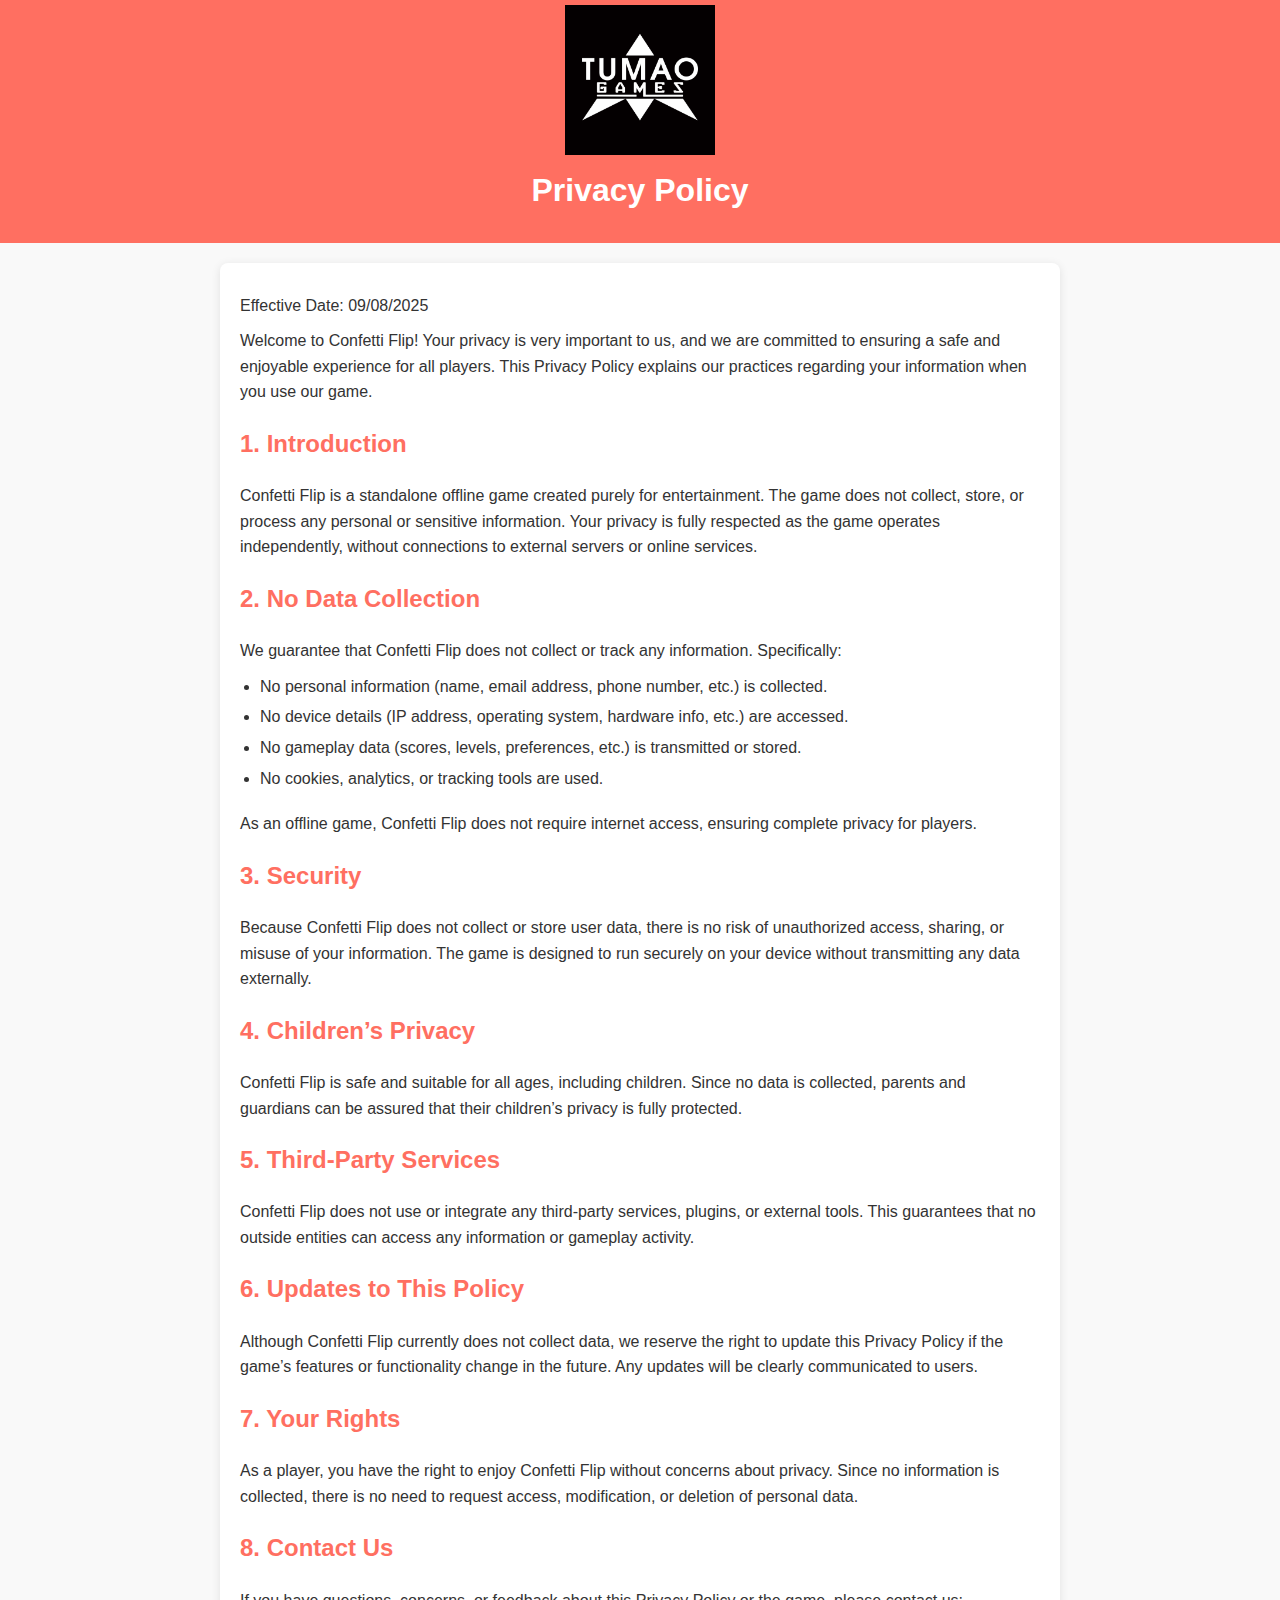
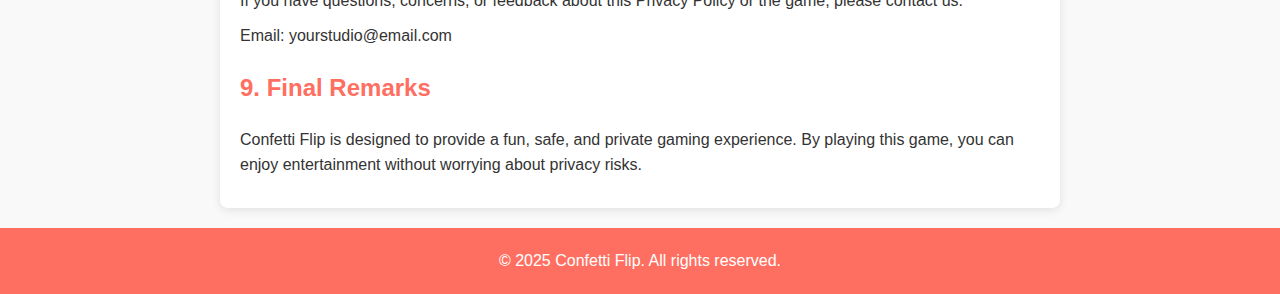
<file: confetti-flip-privacy.html>
<!DOCTYPE html>
<html lang="en">
<head>
    <meta charset="UTF-8">
    <meta name="viewport" content="width=device-width, initial-scale=1.0">
    <title>Privacy Policy - Confetti Flip</title>
    <style>
        body {
            font-family: Arial, sans-serif;
            line-height: 1.6;
            margin: 0;
            padding: 0;
            background-color: #f9f9f9;
            color: #333;
        }
        header {
            background-color: #FF6F61; /* Confetti color vibe */
            color: white;
            text-align: center;
            padding: 5px 2px;
            position: relative;
        }
        header img {
            max-width: 150px;
            height: auto;
            display: block;
            margin: 0 auto;
        }
        main {
            max-width: 800px;
            margin: 20px auto;
            padding: 20px;
            background: white;
            border-radius: 8px;
            box-shadow: 0 2px 10px rgba(0, 0, 0, 0.1);
        }
        h1, h2 {
            color: #FF6F61;
        }
        h1 {
            margin-top: 10px;
        }
        p {
            margin: 10px 0;
        }
        ul {
            margin: 10px 0 20px 20px;
            padding: 0;
        }
        li {
            margin: 5px 0;
        }
        footer {
            text-align: center;
            margin-top: 20px;
            padding: 10px;
            background-color: #FF6F61;
            color: white;
        }
        a {
            color: #FF6F61;
            text-decoration: none;
        }
        a:hover {
            text-decoration: underline;
        }
        .titlep {
            color: white;
        }
    </style>
</head>
<body>
    <header>
        <img src="tumaogames.jpg" alt="Confetti Flip Logo">
        <h1 class="titlep">Privacy Policy</h1>
    </header>
    <main>
        <p>Effective Date: 09/08/2025</p>

        <p>Welcome to Confetti Flip! Your privacy is very important to us, and we are committed to ensuring a safe and enjoyable experience for all players. This Privacy Policy explains our practices regarding your information when you use our game.</p>

        <h2>1. Introduction</h2>
        <p>Confetti Flip is a standalone offline game created purely for entertainment. The game does not collect, store, or process any personal or sensitive information. Your privacy is fully respected as the game operates independently, without connections to external servers or online services.</p>

        <h2>2. No Data Collection</h2>
        <p>We guarantee that Confetti Flip does not collect or track any information. Specifically:</p>
        <ul>
            <li>No personal information (name, email address, phone number, etc.) is collected.</li>
            <li>No device details (IP address, operating system, hardware info, etc.) are accessed.</li>
            <li>No gameplay data (scores, levels, preferences, etc.) is transmitted or stored.</li>
            <li>No cookies, analytics, or tracking tools are used.</li>
        </ul>
        <p>As an offline game, Confetti Flip does not require internet access, ensuring complete privacy for players.</p>

        <h2>3. Security</h2>
        <p>Because Confetti Flip does not collect or store user data, there is no risk of unauthorized access, sharing, or misuse of your information. The game is designed to run securely on your device without transmitting any data externally.</p>

        <h2>4. Children’s Privacy</h2>
        <p>Confetti Flip is safe and suitable for all ages, including children. Since no data is collected, parents and guardians can be assured that their children’s privacy is fully protected.</p>

        <h2>5. Third-Party Services</h2>
        <p>Confetti Flip does not use or integrate any third-party services, plugins, or external tools. This guarantees that no outside entities can access any information or gameplay activity.</p>

        <h2>6. Updates to This Policy</h2>
        <p>Although Confetti Flip currently does not collect data, we reserve the right to update this Privacy Policy if the game’s features or functionality change in the future. Any updates will be clearly communicated to users.</p>

        <h2>7. Your Rights</h2>
        <p>As a player, you have the right to enjoy Confetti Flip without concerns about privacy. Since no information is collected, there is no need to request access, modification, or deletion of personal data.</p>

        <h2>8. Contact Us</h2>
        <p>If you have questions, concerns, or feedback about this Privacy Policy or the game, please contact us:</p>
        <p>Email: yourstudio@email.com</p>

        <h2>9. Final Remarks</h2>
        <p>Confetti Flip is designed to provide a fun, safe, and private gaming experience. By playing this game, you can enjoy entertainment without worrying about privacy risks.</p>
    </main>
    <footer>
        <p>© 2025 Confetti Flip. All rights reserved.</p>
    </footer>
</body>
</html>
</file>
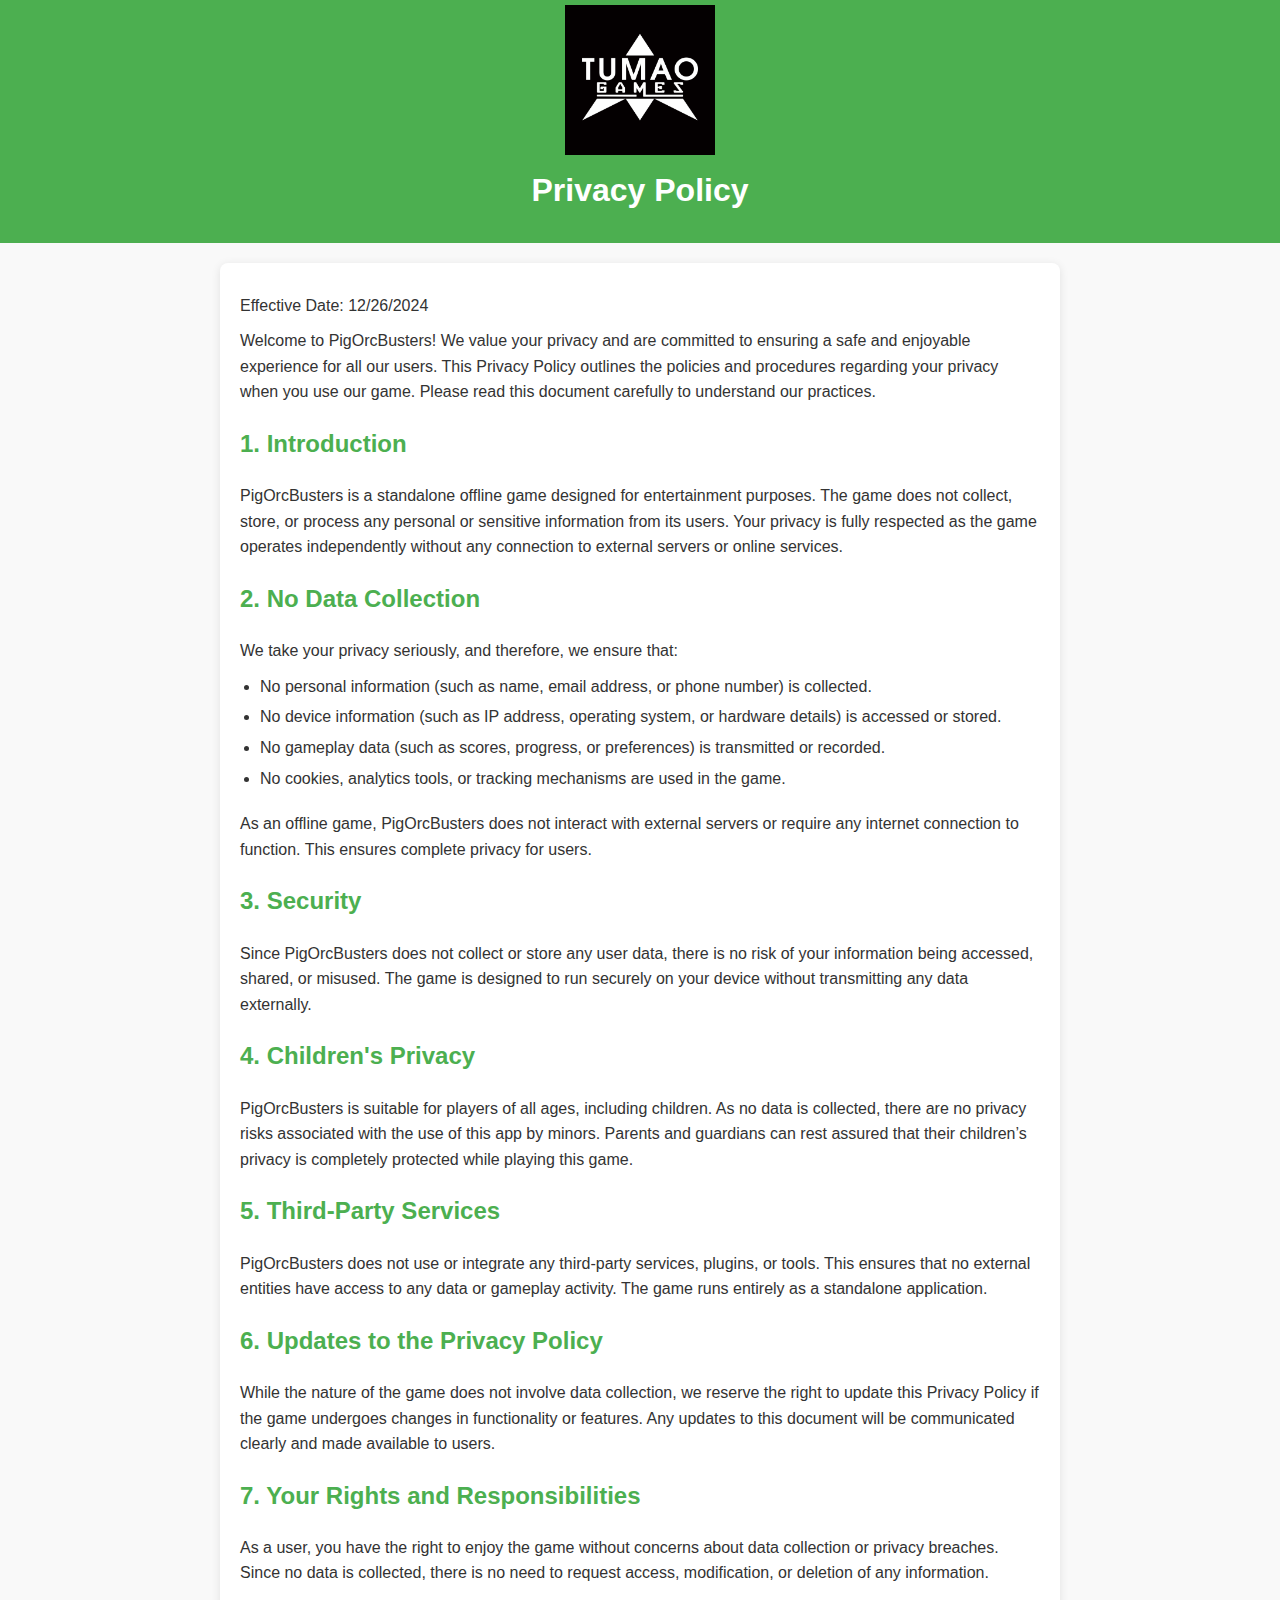
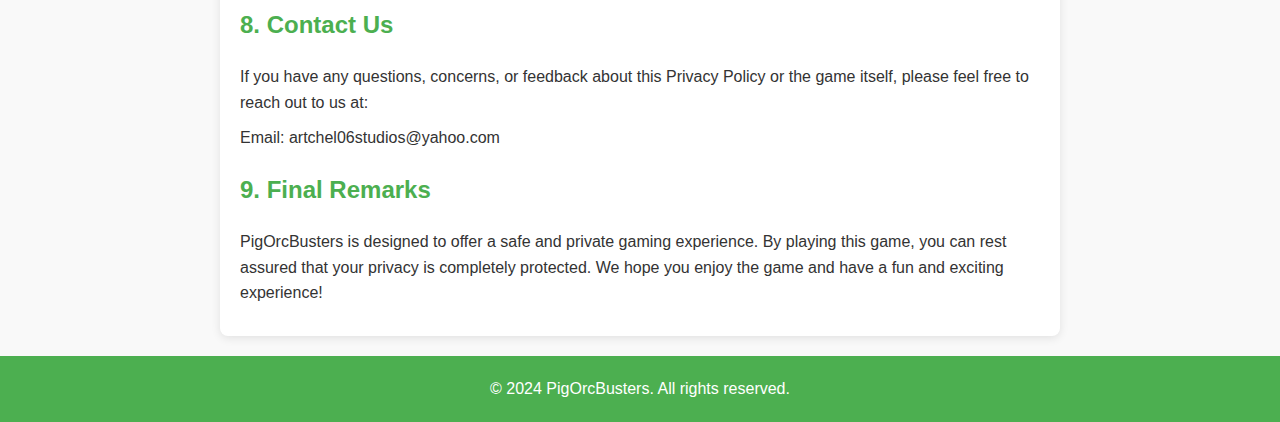
<file: pigorcbusters-privacy.html>
<!DOCTYPE html>
<html lang="en">
<head>
    <meta charset="UTF-8">
    <meta name="viewport" content="width=device-width, initial-scale=1.0">
    <title>Privacy Policy - PigOrcBusters</title>
    <style>
        body {
            font-family: Arial, sans-serif;
            line-height: 1.6;
            margin: 0;
            padding: 0;
            background-color: #f9f9f9;
            color: #333;
        }
        header {
            background-color: #4CAF50;
            color: white;
            text-align: center;
            padding: 5px 2px;
            position: relative;
        }
        header img {
            max-width: 150px;
            height: auto;
            display: block;
            margin: 0 auto;
        }
        main {
            max-width: 800px;
            margin: 20px auto;
            padding: 20px;
            background: white;
            border-radius: 8px;
            box-shadow: 0 2px 10px rgba(0, 0, 0, 0.1);
        }
        h1, h2 {
            color: #4CAF50;
        }
        h1 {
            margin-top: 10px;
        }
        p {
            margin: 10px 0;
        }
        ul {
            margin: 10px 0 20px 20px;
            padding: 0;
        }
        li {
            margin: 5px 0;
        }
        footer {
            text-align: center;
            margin-top: 20px;
            padding: 10px;
            background-color: #4CAF50;
            color: white;
        }
        a {
            color: #4CAF50;
            text-decoration: none;
        }
        a:hover {
            text-decoration: underline;
        }
	.titlep{
	color: white;
	}
    </style>
</head>
<body>
    <header>
        <img src="tumaogames.jpg" alt="PigOrcBusters Logo">
        <h1 class="titlep">Privacy Policy</h1>
    </header>
    <main>
        <p>Effective Date: 12/26/2024</p>

        <p>Welcome to PigOrcBusters! We value your privacy and are committed to ensuring a safe and enjoyable experience for all our users. This Privacy Policy outlines the policies and procedures regarding your privacy when you use our game. Please read this document carefully to understand our practices.</p>

        <h2>1. Introduction</h2>
        <p>PigOrcBusters is a standalone offline game designed for entertainment purposes. The game does not collect, store, or process any personal or sensitive information from its users. Your privacy is fully respected as the game operates independently without any connection to external servers or online services.</p>

        <h2>2. No Data Collection</h2>
        <p>We take your privacy seriously, and therefore, we ensure that:</p>
        <ul>
            <li>No personal information (such as name, email address, or phone number) is collected.</li>
            <li>No device information (such as IP address, operating system, or hardware details) is accessed or stored.</li>
            <li>No gameplay data (such as scores, progress, or preferences) is transmitted or recorded.</li>
            <li>No cookies, analytics tools, or tracking mechanisms are used in the game.</li>
        </ul>
        <p>As an offline game, PigOrcBusters does not interact with external servers or require any internet connection to function. This ensures complete privacy for users.</p>

        <h2>3. Security</h2>
        <p>Since PigOrcBusters does not collect or store any user data, there is no risk of your information being accessed, shared, or misused. The game is designed to run securely on your device without transmitting any data externally.</p>

        <h2>4. Children's Privacy</h2>
        <p>PigOrcBusters is suitable for players of all ages, including children. As no data is collected, there are no privacy risks associated with the use of this app by minors. Parents and guardians can rest assured that their children’s privacy is completely protected while playing this game.</p>

        <h2>5. Third-Party Services</h2>
        <p>PigOrcBusters does not use or integrate any third-party services, plugins, or tools. This ensures that no external entities have access to any data or gameplay activity. The game runs entirely as a standalone application.</p>

        <h2>6. Updates to the Privacy Policy</h2>
        <p>While the nature of the game does not involve data collection, we reserve the right to update this Privacy Policy if the game undergoes changes in functionality or features. Any updates to this document will be communicated clearly and made available to users.</p>

        <h2>7. Your Rights and Responsibilities</h2>
        <p>As a user, you have the right to enjoy the game without concerns about data collection or privacy breaches. Since no data is collected, there is no need to request access, modification, or deletion of any information.</p>

        <h2>8. Contact Us</h2>
        <p>If you have any questions, concerns, or feedback about this Privacy Policy or the game itself, please feel free to reach out to us at:</p>
        <p>Email: artchel06studios@yahoo.com</p>

        <h2>9. Final Remarks</h2>
        <p>PigOrcBusters is designed to offer a safe and private gaming experience. By playing this game, you can rest assured that your privacy is completely protected. We hope you enjoy the game and have a fun and exciting experience!</p>
    </main>
    <footer>
        <p>© 2024 PigOrcBusters. All rights reserved.</p>
    </footer>
</body>
</html>
</file>
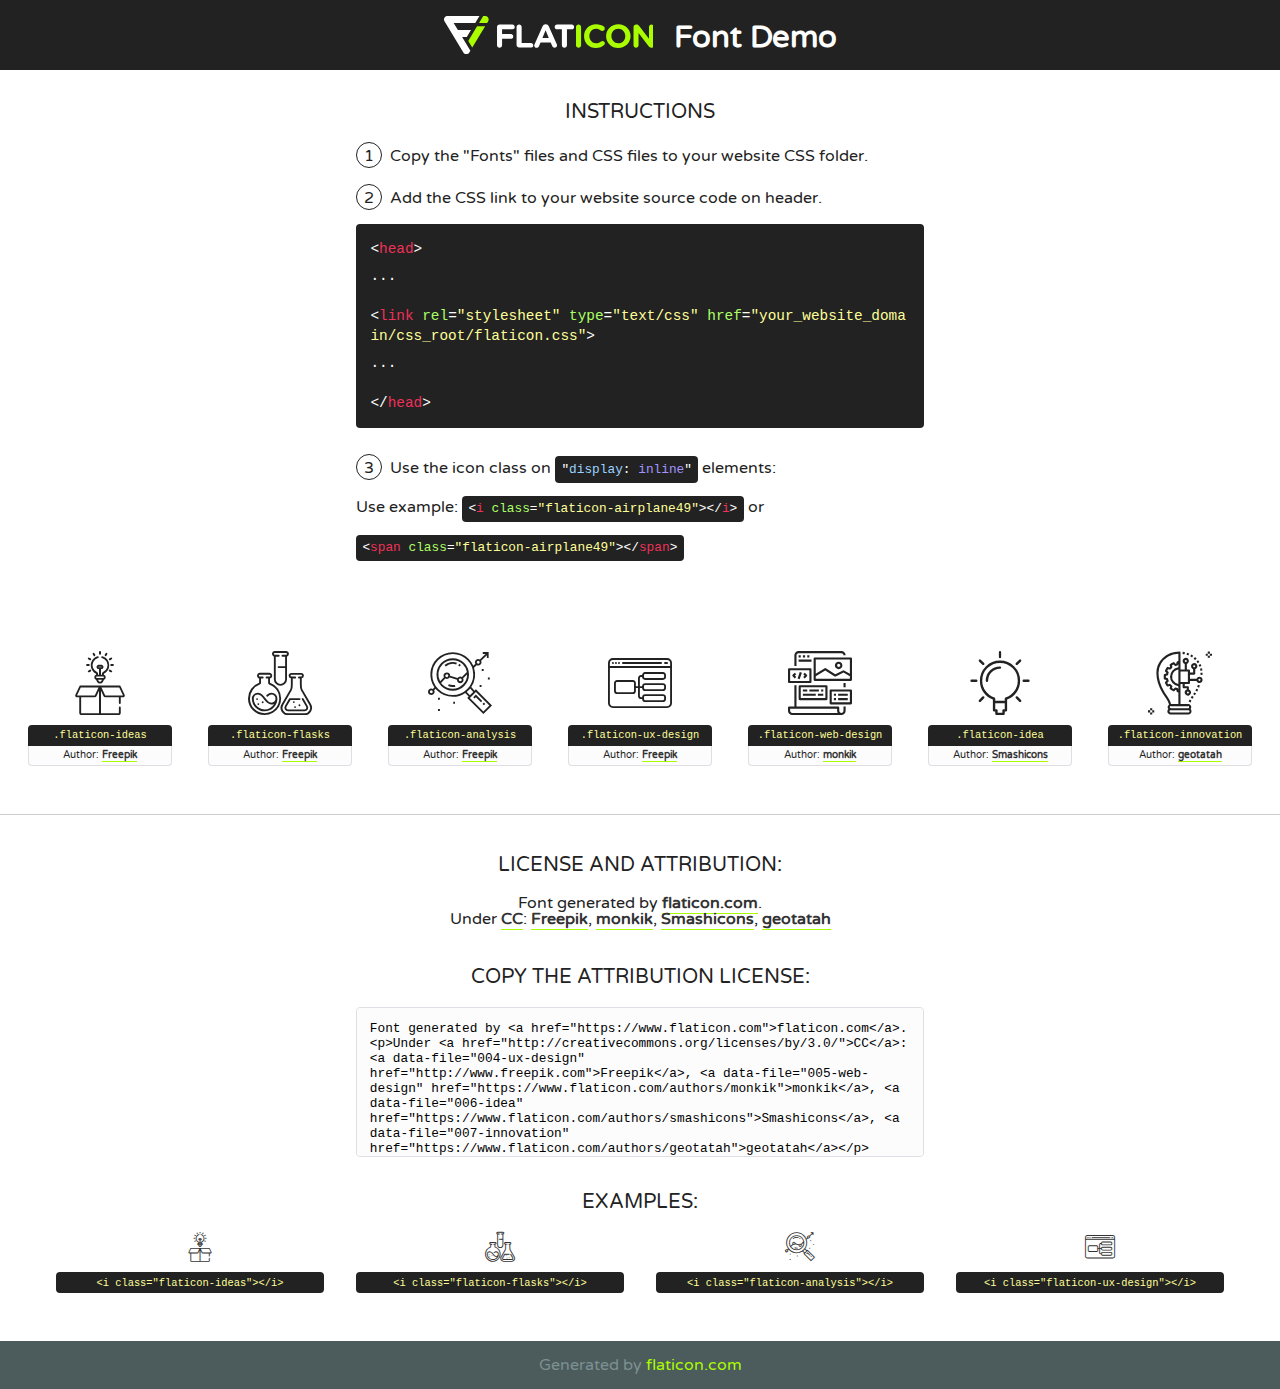
<file: fonts/flaticon/font/flaticon.html>
<!DOCTYPE html>
<!--
  Flaticon icon font: Flaticon
  Creation date: 20/03/2019 02:18
-->
<html>
<!DOCTYPE html>
<html>

<head>
    <title>Flaticon WebFont</title>
    <link href="http://fonts.googleapis.com/css?family=Varela+Round" rel="stylesheet" type="text/css" />
    <link rel="stylesheet" type="text/css" href="flaticon.css">
    <meta charset="UTF-8">
    <style>
    html, body, div, span, applet, object, iframe,
    h1, h2, h3, h4, h5, h6, p, blockquote, pre,
    a, abbr, acronym, address, big, cite, code,
    del, dfn, em, img, ins, kbd, q, s, samp,
    small, strike, strong, sub, sup, tt, var,
    b, u, i, center,
    dl, dt, dd, ol, ul, li,
    fieldset, form, label, legend,
    table, caption, tbody, tfoot, thead, tr, th, td,
    article, aside, canvas, details, embed, 
    figure, figcaption, footer, header, hgroup, 
    menu, nav, output, ruby, section, summary,
    time, mark, audio, video {
        margin: 0;
        padding: 0;
        border: 0;
        font-size: 100%;
        font: inherit;
        vertical-align: baseline;
    }
    /* HTML5 display-role reset for older browsers */
    article, aside, details, figcaption, figure, 
    footer, header, hgroup, menu, nav, section {
        display: block;
    }
    body {
        line-height: 1;
    }
    ol, ul {
        list-style: none;
    }
    blockquote, q {
        quotes: none;
    }
    blockquote:before, blockquote:after,
    q:before, q:after {
        content: '';
        content: none;
    }
    table {
        border-collapse: collapse;
        border-spacing: 0;
    }
    body {
        font-family: 'Varela Round', Helvetica, Arial, sans-serif;
        font-size: 16px;
        color: #222;
    }
    a {
        color: #333;
        border-bottom: 1px solid #a9fd00;
        font-weight: bold;
        text-decoration: none;
    }
    * {
        -moz-box-sizing: border-box;
        -webkit-box-sizing: border-box;
        box-sizing: border-box;
        margin: 0;
        padding: 0;
    }
    [class^="flaticon-"]:before, [class*=" flaticon-"]:before, [class^="flaticon-"]:after, [class*=" flaticon-"]:after {
        font-family: Flaticon;
        font-size: 30px;
        font-style: normal;
        margin-left: 20px;
        color: #333;
    }
    .wrapper {
        max-width: 600px;
        margin: auto;
        padding: 0 1em;
    }
    .title {
        font-size: 1.25em;
        text-align: center;
        margin-bottom: 1em;
        text-transform: uppercase;
    }
    header {
        text-align: center;
        background-color: #222;
        color: #fff;
        padding: 1em;
    }
    header .logo {
        width: 210px;
        height: 38px;
        display: inline-block;
        vertical-align: middle;
        margin-right: 1em;
        border: none;
    }
    header strong {
        font-size: 1.95em;
        font-weight: bold;
        vertical-align: middle;
        margin-top: 5px;
        display: inline-block;
    }
    .demo {
        margin: 2em auto;
        line-height: 1.25em;
    }
    .demo ul li {
        margin-bottom: 1em;
    }
    .demo ul li .num {
        color: #222;
        border-radius: 20px;
        display: inline-block;
        width: 26px;
        padding: 3px;
        height: 26px;
        text-align: center;
        margin-right: 0.5em;
        border: 1px solid #222;
    }
    .demo ul li code {
        background-color: #222;
        border-radius: 4px;
        padding: 0.25em 0.5em;
        display: inline-block;
        color: #fff;
        font-family: Consolas,Monaco,Lucida Console,Liberation Mono,DejaVu Sans Mono,Bitstream Vera Sans Mono,Courier New, monospace;
        font-weight: lighter;
        margin-top: 1em;
        font-size: 0.8em;
        word-break: break-all;
    }
    .demo ul li code.big {
        padding: 1em;
        font-size: 0.9em;
    }
    .demo ul li code .red {
        color: #EF3159;
    }
    .demo ul li code .green {
        color: #ACFF65;
    }
    .demo ul li code .yellow {
        color: #FFFF99;
    }
    .demo ul li code .blue {
        color: #99D3FF;
    }
    .demo ul li code .purple {
        color: #A295FF;
    }
    .demo ul li code .dots {
        margin-top: 0.5em;
        display: block;
    }
    #glyphs {
        border-bottom: 1px solid #ccc;
        padding: 2em 0;
        text-align: center;
    }
    .glyph {
        display: inline-block;
        width: 9em;
        margin: 1em;
        text-align: center;
        vertical-align: top;
        background: #FFF;
    }
    .glyph .glyph-icon {
        padding: 10px;
        display: block;
        font-family:"Flaticon";
        font-size: 64px;
        line-height: 1;
    }
    .glyph .glyph-icon:before {
        font-size: 64px;
        color: #222;
        margin-left: 0;
    }
    .class-name {
        font-size: 0.65em;
        background-color: #222;
        color: #fff;
        border-radius: 4px 4px 0 0;
        padding: 0.5em;
        color: #FFFF99;
        font-family: Consolas,Monaco,Lucida Console,Liberation Mono,DejaVu Sans Mono,Bitstream Vera Sans Mono,Courier New, monospace;
    }
    .author-name {
        font-size: 0.6em;
        background-color: #fcfcfd;
        border: 1px solid #DEDEE4;
        border-top: 0;
        border-radius: 0 0 4px 4px;
        padding: 0.5em;
    }
    .class-name:last-child {
        font-size: 10px;
        color:#888;
    }
    .class-name:last-child a {
        font-size: 10px;
        color:#555;
    }
    .class-name:last-child a:hover {
        color:#a9fd00;
    }
    .glyph > input {
        display: block;
        width: 100px;
        margin: 5px auto;
        text-align: center;
        font-size: 12px;
        cursor: text;
    }
    .glyph > input.icon-input {
        font-family:"Flaticon";
        font-size: 16px;
        margin-bottom: 10px;
    }
    .attribution .title {
        margin-top: 2em;
    }
    .attribution textarea {
        background-color: #fcfcfd;
        padding: 1em;
        border: none;
        box-shadow: none;
        border: 1px solid #DEDEE4;
        border-radius: 4px;
        resize: none;
        width: 100%;
        height: 150px;
        font-size: 0.8em;
        font-family: Consolas,Monaco,Lucida Console,Liberation Mono,DejaVu Sans Mono,Bitstream Vera Sans Mono,Courier New, monospace;
        -webkit-appearance: none;
    }
    .iconsuse {
        margin: 2em auto;
        text-align: center;
        max-width: 1200px;
    }
    .iconsuse:after {
        content: '';
        display: table;
        clear: both;
    }
    .iconsuse .image {
        float: left;
        width: 25%;
        padding: 0 1em;
    }
    .iconsuse .image p {
        margin-bottom: 1em;
    }
    .iconsuse .image span {
        display: block;
        font-size: 0.65em;
        background-color: #222;
        color: #fff;
        border-radius: 4px;
        padding: 0.5em;
        color: #FFFF99;
        margin-top: 1em;
        font-family: Consolas,Monaco,Lucida Console,Liberation Mono,DejaVu Sans Mono,Bitstream Vera Sans Mono,Courier New, monospace;
    }
    #footer {
        text-align: center;
        background-color: #4C5B5C;
        color: #7c9192;
        padding: 1em;
    }
    #footer a {
        border: none;
        color: #a9fd00;
        font-weight: normal;
    }
    @media (max-width: 960px) {
        .iconsuse .image {
            width: 50%;
        }
    }
    @media (max-width: 560px) {
        .iconsuse .image {
            width: 100%;
        }
    }
    </style>
</head>

<body class="characters-off">

    <header>
        <a href="https://www.flaticon.com" target="_blank" class="logo">
            <svg version="1.1" xmlns="http://www.w3.org/2000/svg" xmlns:xlink="http://www.w3.org/1999/xlink" xmlns:a="http://ns.adobe.com/AdobeSVGViewerExtensions/3.0/" viewBox="0 0 560.875 102.036" enable-background="new 0 0 560.875 102.036" xml:space="preserve">
                <defs>
                </defs>
                <g>
                    <g class="letters">
                        <path fill="#ffffff" d="M141.596,29.675c0-3.777,2.985-6.767,6.764-6.767h34.438c3.426,0,6.15,2.728,6.15,6.15
                        c0,3.43-2.724,6.149-6.15,6.149h-27.674v13.091h23.719c3.429,0,6.151,2.724,6.151,6.15c0,3.43-2.723,6.149-6.151,6.149h-23.719
                        v17.574c0,3.773-2.986,6.761-6.764,6.761c-3.779,0-6.764-2.989-6.764-6.761V29.675z"></path>
                        <path fill="#ffffff" d="M193.844,29.149c0-3.781,2.985-6.767,6.764-6.767c3.776,0,6.763,2.985,6.763,6.767v42.957h25.039
                        c3.426,0,6.149,2.726,6.149,6.153c0,3.425-2.723,6.15-6.149,6.15h-31.802c-3.779,0-6.764-2.986-6.764-6.768V29.149z"></path>
                        <path fill="#ffffff" d="M241.891,75.71l21.438-48.407c1.492-3.341,4.215-5.357,7.906-5.357h0.792
                        c3.686,0,6.323,2.017,7.815,5.357l21.439,48.407c0.436,0.967,0.701,1.845,0.701,2.723c0,3.602-2.809,6.501-6.414,6.501
                        c-3.161,0-5.269-1.845-6.499-4.655l-4.132-9.661h-27.059l-4.301,10.102c-1.144,2.631-3.426,4.214-6.237,4.214
                        c-3.517,0-6.24-2.81-6.24-6.325C241.1,77.64,241.451,76.677,241.891,75.71z M279.932,58.666l-8.521-20.297l-8.526,20.297H279.932
                        z"></path>
                        <path fill="#ffffff" d="M314.864,35.387H301.86c-3.429,0-6.239-2.813-6.239-6.238c0-3.429,2.811-6.24,6.239-6.24h39.533
                        c3.426,0,6.237,2.811,6.237,6.24c0,3.425-2.811,6.238-6.237,6.238h-13.001v42.785c0,3.773-2.99,6.761-6.764,6.761
                        c-3.779,0-6.764-2.989-6.764-6.761V35.387z"></path>
                        <path fill="#A9FD00" d="M352.615,29.149c0-3.781,2.985-6.767,6.767-6.767c3.774,0,6.761,2.985,6.761,6.767v49.024
                        c0,3.773-2.987,6.761-6.761,6.761c-3.781,0-6.767-2.989-6.767-6.761V29.149z"></path>
                        <path fill="#A9FD00" d="M374.132,53.836v-0.179c0-17.481,13.178-31.801,32.065-31.801c9.22,0,15.459,2.458,20.557,6.238
                        c1.402,1.054,2.637,2.985,2.637,5.357c0,3.692-2.985,6.59-6.681,6.59c-1.845,0-3.071-0.702-4.044-1.319
                        c-3.776-2.813-7.729-4.393-12.562-4.393c-10.364,0-17.831,8.611-17.831,19.154v0.173c0,10.542,7.291,19.329,17.831,19.329
                        c5.715,0,9.492-1.756,13.359-4.834c1.049-0.874,2.458-1.491,4.039-1.491c3.429,0,6.325,2.813,6.325,6.236
                        c0,2.106-1.056,3.78-2.282,4.834c-5.539,4.834-12.036,7.733-21.878,7.733C387.572,85.464,374.132,71.493,374.132,53.836z"></path>
                        <path fill="#A9FD00" d="M433.009,53.836v-0.179c0-17.481,13.79-31.801,32.766-31.801c18.981,0,32.592,14.143,32.592,31.628v0.173
                        c0,17.483-13.785,31.807-32.769,31.807C446.625,85.464,433.009,71.32,433.009,53.836z M484.224,53.836v-0.179
                        c0-10.539-7.725-19.326-18.626-19.326c-10.893,0-18.449,8.611-18.449,19.154v0.173c0,10.542,7.73,19.329,18.626,19.329
                        C476.676,72.986,484.224,64.378,484.224,53.836z"></path>
                        <path fill="#A9FD00" d="M506.233,29.321c0-3.774,2.99-6.763,6.767-6.763h1.401c3.252,0,5.183,1.583,7.029,3.953l26.093,34.265
                        V29.059c0-3.692,2.99-6.677,6.681-6.677c3.683,0,6.671,2.985,6.671,6.677v48.934c0,3.78-2.987,6.765-6.764,6.765h-0.436
                        c-3.257,0-5.188-1.581-7.034-3.953l-27.056-35.492v32.944c0,3.687-2.985,6.676-6.678,6.676c-3.683,0-6.673-2.989-6.673-6.676
                        V29.321z"></path>
                    </g>
                    <g class="insignia">
                        <path fill="#ffffff" d="M48.372,56.137h12.517l11.156-18.537H37.186L25.688,18.539h57.825L94.668,0H9.271
                        C5.925,0,2.842,1.801,1.198,4.716c-1.644,2.907-1.593,6.482,0.134,9.343l50.38,83.501c1.678,2.781,4.689,4.476,7.938,4.476
                        c3.246,0,6.257-1.695,7.935-4.476l2.898-4.804L48.372,56.137z"></path>
                        <g class="i">
                            <path fill="#A9FD00" d="M93.575,18.539h0.031v0.004l21.652,0.004l2.705-4.488c1.727-2.861,1.778-6.436,0.133-9.343
                            C116.454,1.801,113.371,0,110.026,0h-5.294L93.575,18.539z"></path>
                            <polygon fill="#A9FD00" points="88.291,27.356 64.725,66.486 75.519,84.404 109.942,27.356"></polygon>
                        </g>
                    </g>
                </g>
            </svg>
        </a>
        <strong>Font Demo</strong>
    </header>


    <section class="demo wrapper">

        <p class="title">Instructions</p>

        <ul>
            <li>
                <span class="num">1</span>Copy the "Fonts" files and CSS files to your website CSS folder.
            </li>
            <li>
                <span class="num">2</span>Add the CSS link to your website source code on header.
                <code class="big">
                    &lt;<span class="red">head</span>&gt;
                    <br/><span class="dots">...</span>
                    <br/>&lt;<span class="red">link</span> <span class="green">rel</span>=<span class="yellow">"stylesheet"</span> <span class="green">type</span>=<span class="yellow">"text/css"</span> <span class="green">href</span>=<span class="yellow">"your_website_domain/css_root/flaticon.css"</span>&gt;
                    <br/><span class="dots">...</span>
                    <br/>&lt;/<span class="red">head</span>&gt;
                </code>
            </li>

            <li>
                <p>
                    <span class="num">3</span>Use the icon class on <code>"<span class="blue">display</span>:<span class="purple"> inline</span>"</code> elements:
                    <br />
                    Use example: <code>&lt;<span class="red">i</span> <span class="green">class</span>=<span class="yellow">&quot;flaticon-airplane49&quot;</span>&gt;&lt;/<span class="red">i</span>&gt;</code> or <code>&lt;<span class="red">span</span> <span class="green">class</span>=<span class="yellow">&quot;flaticon-airplane49&quot;</span>&gt;&lt;/<span class="red">span</span>&gt;</code>
            </li>
        </ul>

    </section>




   <section id="glyphs">          
    
      
        <div class="glyph"><div class="glyph-icon flaticon-ideas"></div>
            <div class="class-name">.flaticon-ideas</div>
            <div class="author-name">Author: <a data-file="001-ideas" href="http://www.freepik.com">Freepik</a> </div> 
        </div>        
        
        <div class="glyph"><div class="glyph-icon flaticon-flasks"></div>
            <div class="class-name">.flaticon-flasks</div>
            <div class="author-name">Author: <a data-file="002-flasks" href="http://www.freepik.com">Freepik</a> </div> 
        </div>        
        
        <div class="glyph"><div class="glyph-icon flaticon-analysis"></div>
            <div class="class-name">.flaticon-analysis</div>
            <div class="author-name">Author: <a data-file="003-analysis" href="http://www.freepik.com">Freepik</a> </div> 
        </div>        
        
        <div class="glyph"><div class="glyph-icon flaticon-ux-design"></div>
            <div class="class-name">.flaticon-ux-design</div>
            <div class="author-name">Author: <a data-file="004-ux-design" href="http://www.freepik.com">Freepik</a> </div> 
        </div>        
        
        <div class="glyph"><div class="glyph-icon flaticon-web-design"></div>
            <div class="class-name">.flaticon-web-design</div>
            <div class="author-name">Author: <a data-file="005-web-design" href="https://www.flaticon.com/authors/monkik">monkik</a> </div> 
        </div>        
        
        <div class="glyph"><div class="glyph-icon flaticon-idea"></div>
            <div class="class-name">.flaticon-idea</div>
            <div class="author-name">Author: <a data-file="006-idea" href="https://www.flaticon.com/authors/smashicons">Smashicons</a> </div> 
        </div>        
        
        <div class="glyph"><div class="glyph-icon flaticon-innovation"></div>
            <div class="class-name">.flaticon-innovation</div>
            <div class="author-name">Author: <a data-file="007-innovation" href="https://www.flaticon.com/authors/geotatah">geotatah</a> </div> 
        </div>        
        

    </section>



    <section class="attribution wrapper"   style="text-align:center;">

      <div class="title">License and attribution:</div><div class="attrDiv">Font generated by <a href="https://www.flaticon.com">flaticon.com</a>. <div><p>Under <a href="http://creativecommons.org/licenses/by/3.0/">CC</a>: <a data-file="004-ux-design" href="http://www.freepik.com">Freepik</a>, <a data-file="005-web-design" href="https://www.flaticon.com/authors/monkik">monkik</a>, <a data-file="006-idea" href="https://www.flaticon.com/authors/smashicons">Smashicons</a>, <a data-file="007-innovation" href="https://www.flaticon.com/authors/geotatah">geotatah</a></p>  </div>
      </div>
      <div class="title">Copy the Attribution License:</div>

    <textarea onclick="this.focus();this.select();">Font generated by &lt;a href=&quot;https://www.flaticon.com&quot;&gt;flaticon.com&lt;/a&gt;. <p>Under <a href="http://creativecommons.org/licenses/by/3.0/">CC</a>: <a data-file="004-ux-design" href="http://www.freepik.com">Freepik</a>, <a data-file="005-web-design" href="https://www.flaticon.com/authors/monkik">monkik</a>, <a data-file="006-idea" href="https://www.flaticon.com/authors/smashicons">Smashicons</a>, <a data-file="007-innovation" href="https://www.flaticon.com/authors/geotatah">geotatah</a></p>  
     </textarea>

    </section>

    <section class="iconsuse">

          <div class="title">Examples:</div>            
             
            <div class="image">
                <p>
                    <i class="glyph-icon flaticon-ideas"></i> 
                    <span>&lt;i class=&quot;flaticon-ideas&quot;&gt;&lt;/i&gt;</span>
                </p>
            </div>
            
            <div class="image">
                <p>
                    <i class="glyph-icon flaticon-flasks"></i> 
                    <span>&lt;i class=&quot;flaticon-flasks&quot;&gt;&lt;/i&gt;</span>
                </p>
            </div>
            
            <div class="image">
                <p>
                    <i class="glyph-icon flaticon-analysis"></i> 
                    <span>&lt;i class=&quot;flaticon-analysis&quot;&gt;&lt;/i&gt;</span>
                </p>
            </div>
            
            <div class="image">
                <p>
                    <i class="glyph-icon flaticon-ux-design"></i> 
                    <span>&lt;i class=&quot;flaticon-ux-design&quot;&gt;&lt;/i&gt;</span>
                </p>
            </div>
                       
        </div>
                            
    </section>

<div id="footer">
    <div>Generated by <a href="https://www.flaticon.com">flaticon.com</a>
    </div>
</div>



</body>
</html>
</file>
<file: fonts/flaticon/font/flaticon.css>
/*
  	Flaticon icon font: Flaticon
  	Creation date: 20/03/2019 02:18
  	*/

@font-face {
  font-family: "Flaticon";
  src: url("./Flaticon.eot");
  src: url("./Flaticon.eot?#iefix") format("embedded-opentype"),
       url("./Flaticon.woff2") format("woff2"),
       url("./Flaticon.woff") format("woff"),
       url("./Flaticon.ttf") format("truetype"),
       url("./Flaticon.svg#Flaticon") format("svg");
  font-weight: normal;
  font-style: normal;
}

@media screen and (-webkit-min-device-pixel-ratio:0) {
  @font-face {
    font-family: "Flaticon";
    src: url("./Flaticon.svg#Flaticon") format("svg");
  }
}

[class^="flaticon-"]:before, [class*=" flaticon-"]:before,
[class^="flaticon-"]:after, [class*=" flaticon-"]:after {   
  font-family: Flaticon;
        font-size: 20px;
font-style: normal;
margin-left: 20px;
}

.flaticon-ideas:before { content: "\f100"; }
.flaticon-flasks:before { content: "\f101"; }
.flaticon-analysis:before { content: "\f102"; }
.flaticon-ux-design:before { content: "\f103"; }
.flaticon-web-design:before { content: "\f104"; }
.flaticon-idea:before { content: "\f105"; }
.flaticon-innovation:before { content: "\f106"; }
</file>
